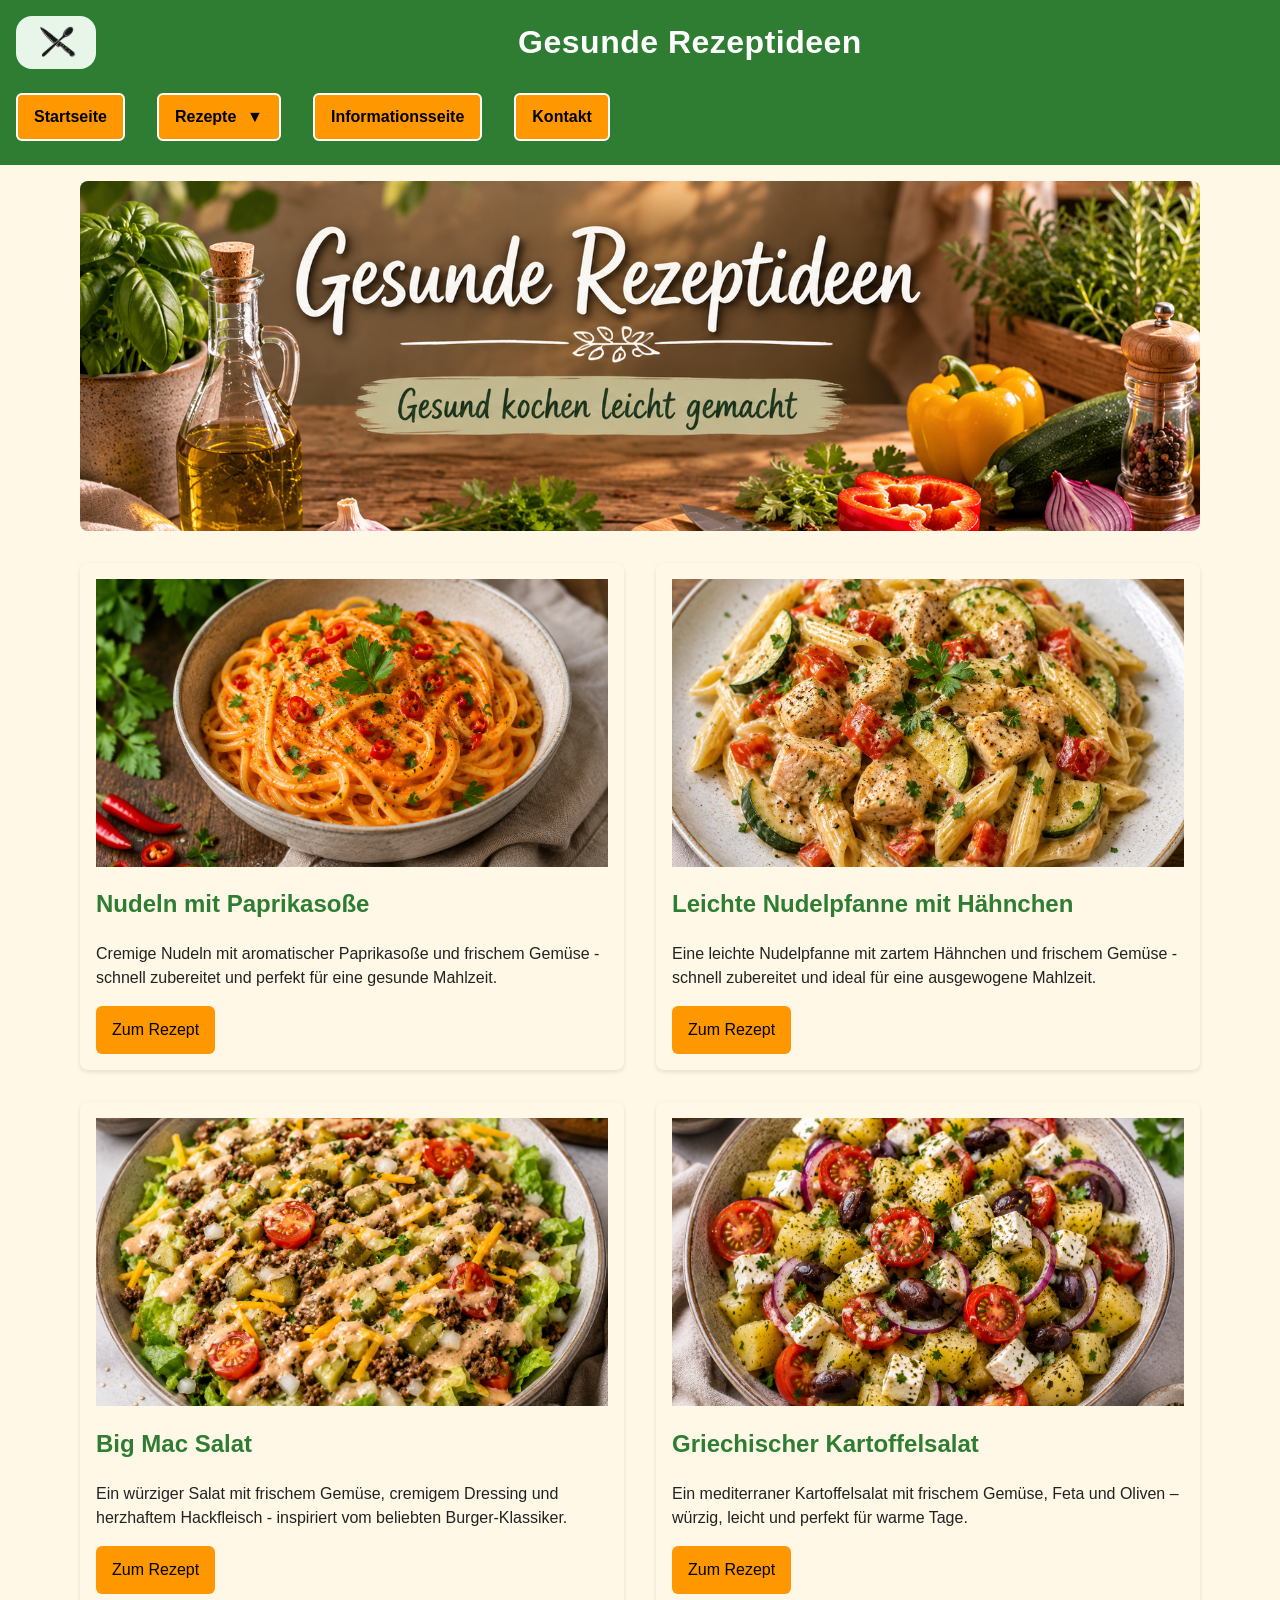
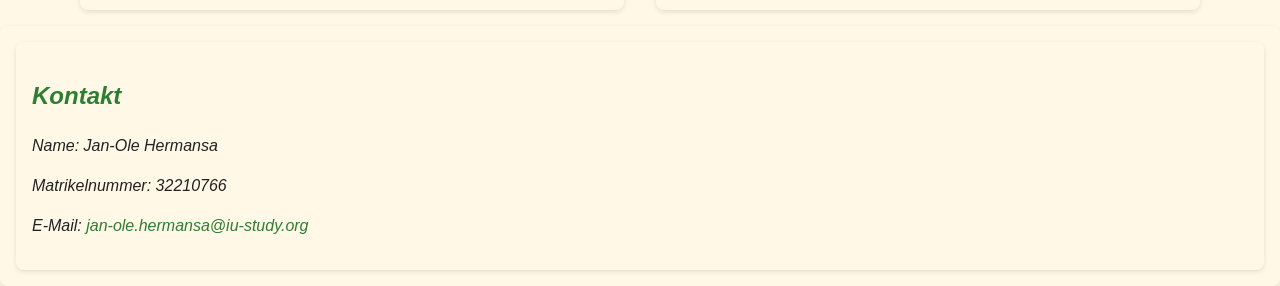
<file: index.html>
<!DOCTYPE html>
<html lang="de">

<head>
    <meta charset="UTF-8">
    <meta name="viewport" content="width=device-width, initial-scale=1.0">
    <title>Gesunde Rezeptideen</title>
    <link rel="stylesheet" href="css/styles.css">
    <script src="js/script.js" defer></script>
</head>

<body>
    <header>


    </header>

    <main>
        <section class="hero">
            <img src="images/hero-image.png" alt="Banner Gesunde Rezeptideen" width="100%">
        </section>

        <section id="rezeptkarten" class="recipe-grid">

            <article class="recipe-card">
                <img src="images/rezeptbild_1.png" alt="Bild zu Nudeln mit Paprikasoße">

                <div class="recipe-content">
                    <h2>Nudeln mit Paprikasoße</h2>

                    <p>
                        Cremige Nudeln mit aromatischer Paprikasoße und frischem Gemüse - schnell zubereitet und perfekt
                        für eine gesunde Mahlzeit.
                    </p>

                    <a href="Rezeptseiten/rezept_1.html" aria-label="Zum Rezept Nudeln mit Paprikasoße">
                        Zum Rezept
                    </a>
                </div>

            </article>

            <article class="recipe-card">
                <img src="images/rezeptbild_2.png" alt="Bild zu Leichte Nudelpfanne mit Hähnchen">
                <div class="recipe-content">
                    <h2>Leichte Nudelpfanne mit Hähnchen</h2>

                    <p>
                        Eine leichte Nudelpfanne mit zartem Hähnchen und frischem Gemüse - schnell zubereitet und ideal
                        für
                        eine ausgewogene Mahlzeit.
                    </p>

                    <a href="Rezeptseiten/rezept_2.html" aria-label="Zum Rezept Leichte Nudelpfanne mit Hähnchen">
                        Zum Rezept
                    </a>
                </div>
            </article>

            <article class="recipe-card">
                <img src="images/rezeptbild_3.png" alt="Bild zu Big Mac Salat">
                <div class="recipe-content">
                    <h2>Big Mac Salat</h2>

                    <p>
                        Ein würziger Salat mit frischem Gemüse, cremigem Dressing und herzhaftem Hackfleisch -
                        inspiriert
                        vom beliebten Burger-Klassiker.
                    </p>

                    <a href="Rezeptseiten/rezept_3.html" aria-label="Zum Rezept Big Mac Salat">
                        Zum Rezept
                    </a>
                </div>
            </article>

            <article class="recipe-card">
                <img src="images/rezeptbild_4.png" alt="Bild zu Griechischer Kartoffelsalat">
                <div class="recipe-content">
                    <h2>Griechischer Kartoffelsalat</h2>

                    <p>
                        Ein mediterraner Kartoffelsalat mit frischem Gemüse, Feta und Oliven – würzig, leicht und
                        perfekt
                        für warme Tage.
                    </p>

                    <a href="Rezeptseiten/rezept_4.html" aria-label="Zum Rezept Griechischer Kartoffelsalat">
                        Zum Rezept
                    </a>
                </div>
            </article>

        </section>
    </main>

    <footer>
    </footer>
</body>

</html>
</file>
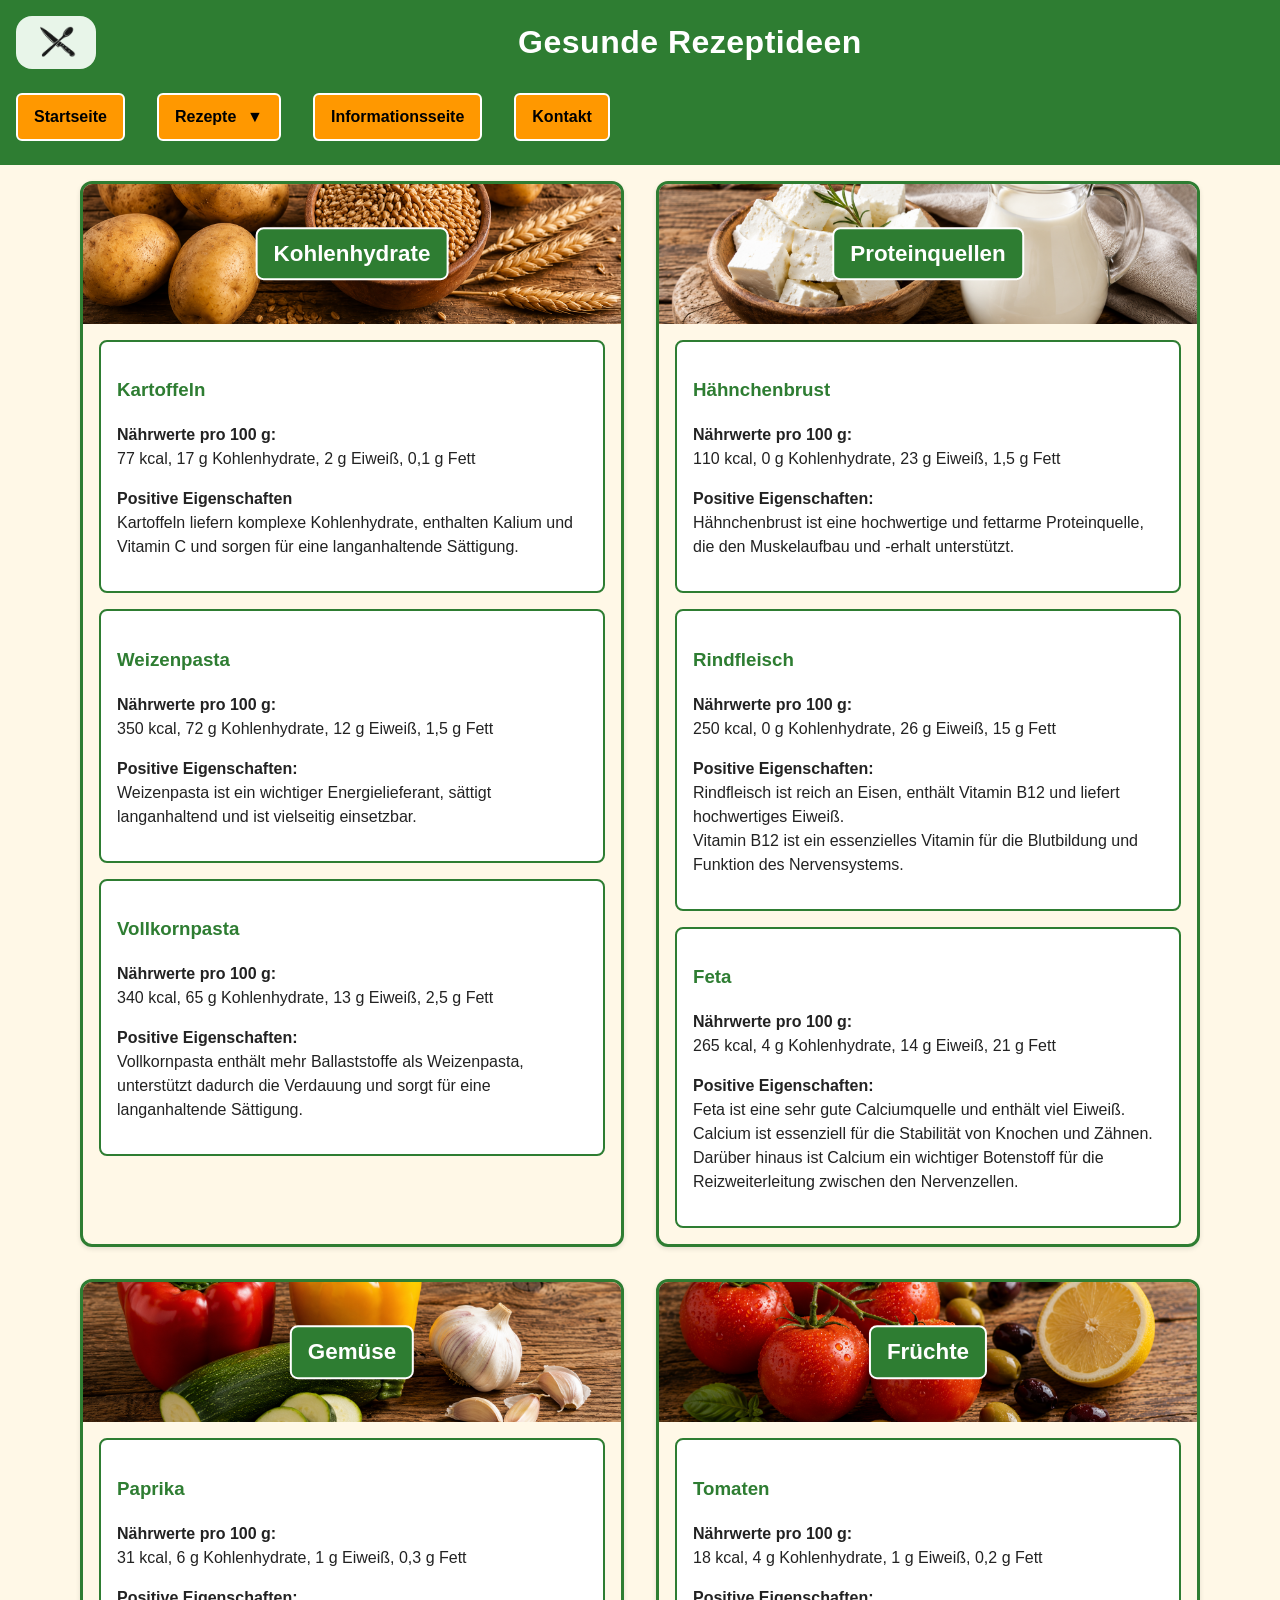
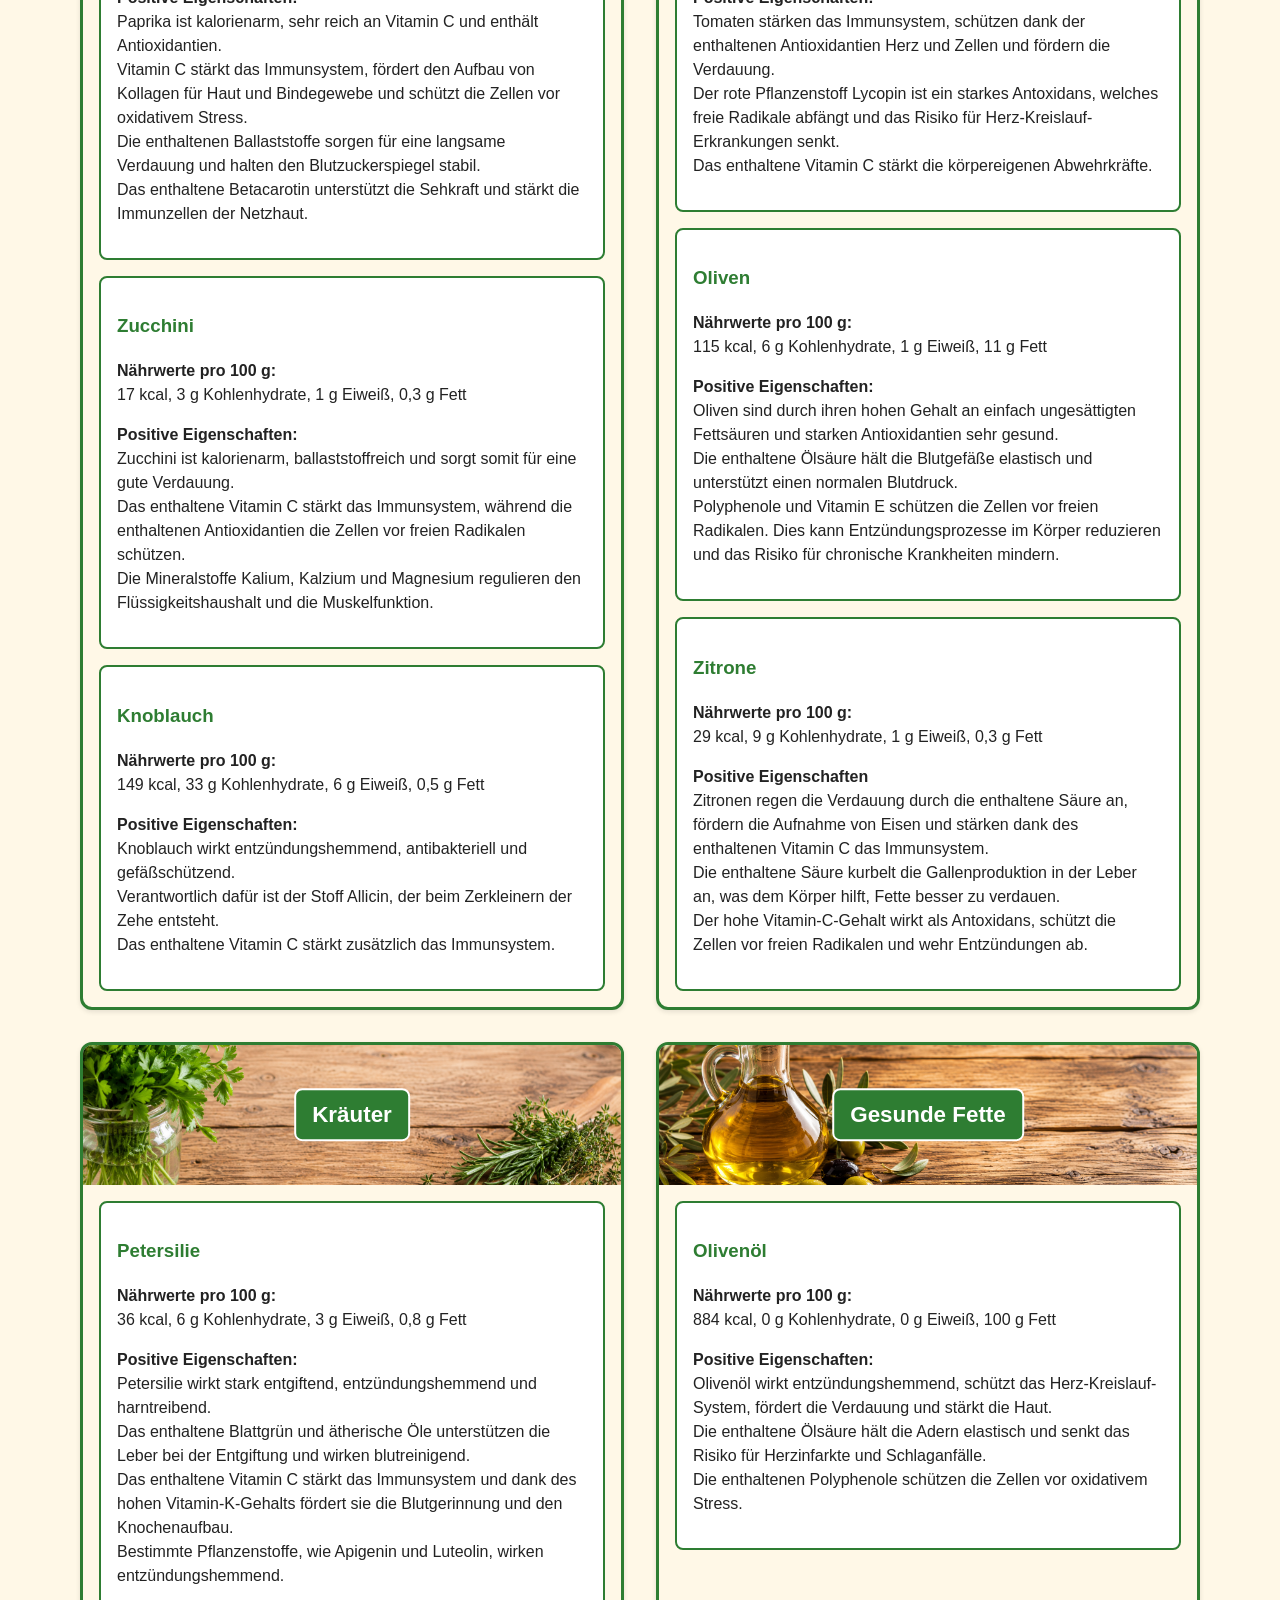
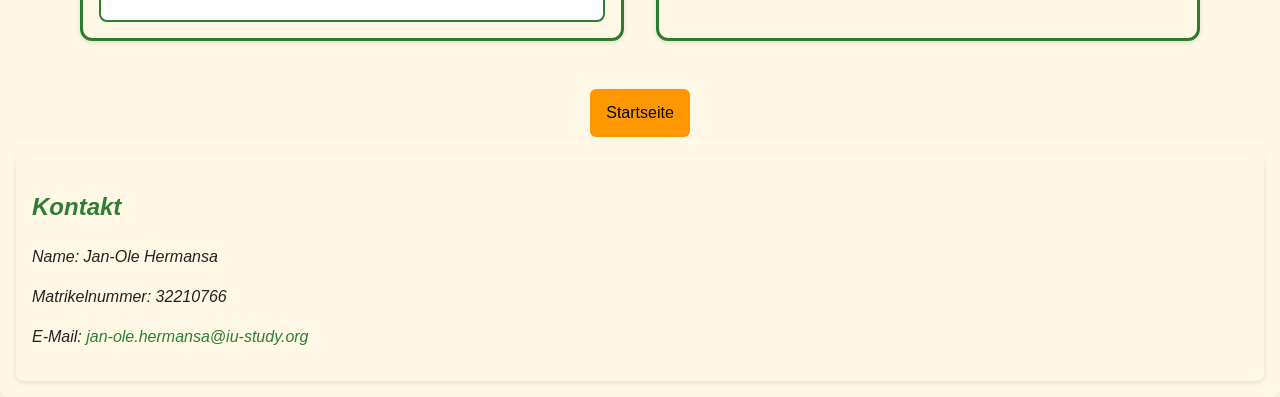
<file: info/info.html>
<!DOCTYPE html>
<html lang="de">

<head>
    <meta charset="UTF-8">
    <meta name="viewport" content="width=device-width, initial-scale=1.0">
    <title>Zutaten und Nährwerte - Gesunde Rezeptideen</title>
    <link rel="stylesheet" href="../css/styles.css">
    <script src="../js/script.js" defer></script>
</head>

<body>

    <header>

    </header>

    <main class="info-page">
        <section class="info-category carbohydrates">
            <div class="info-category-header">
                <img src="../images/kohlenhydrate-header.png" alt="Kartoffeln und Weizenkörner auf einem Holztisch">

                <h2>Kohlenhydrate</h2>

            </div>
            <div class="ingredient-list">

                <article class="ingredient-card">
                    <h3>Kartoffeln</h3>

                    <p>
                        <strong>Nährwerte pro 100 g:</strong><br>
                        77 kcal, 17 g Kohlenhydrate, 2 g Eiweiß, 0,1 g Fett
                    </p>

                    <p>
                        <strong>Positive Eigenschaften</strong><br>
                        Kartoffeln liefern komplexe Kohlenhydrate, enthalten Kalium und Vitamin C und sorgen für eine
                        langanhaltende Sättigung.
                    </p>
                </article>

                <article class="ingredient-card">
                    <h3>Weizenpasta</h3>

                    <p>
                        <strong>Nährwerte pro 100 g:</strong><br>
                        350 kcal, 72 g Kohlenhydrate, 12 g Eiweiß, 1,5 g Fett
                    </p>

                    <p>
                        <strong>Positive Eigenschaften:</strong><br>
                        Weizenpasta ist ein wichtiger Energielieferant, sättigt langanhaltend und ist vielseitig
                        einsetzbar.
                    </p>
                </article>

                <article class="ingredient-card">
                    <h3>Vollkornpasta</h3>

                    <p>
                        <strong>Nährwerte pro 100 g:</strong><br>
                        340 kcal, 65 g Kohlenhydrate, 13 g Eiweiß, 2,5 g Fett
                    </p>

                    <p>
                        <strong>Positive Eigenschaften:</strong><br>
                        Vollkornpasta enthält mehr Ballaststoffe als Weizenpasta, unterstützt dadurch die Verdauung und
                        sorgt für eine langanhaltende Sättigung.
                    </p>
                </article>
            </div>
        </section>

        <section class="info-category proteins">
            <div class="info-category-header">
                <img src="../images/protein-header.png" alt="Feta-Käse und Sahne in einer Karaffe auf einem Holztisch">

                <h2>Proteinquellen</h2>
            </div>

            <div class="ingredient-list">
                <article class="ingredient-card">
                    <h3>Hähnchenbrust</h3>

                    <p>
                        <strong>Nährwerte pro 100 g:</strong><br>
                        110 kcal, 0 g Kohlenhydrate, 23 g Eiweiß, 1,5 g Fett
                    </p>

                    <p>
                        <strong>Positive Eigenschaften:</strong><br>
                        Hähnchenbrust ist eine hochwertige und fettarme Proteinquelle, die den Muskelaufbau und -erhalt
                        unterstützt.
                    </p>
                </article>

                <article class="ingredient-card">
                    <h3>Rindfleisch</h3>

                    <p>
                        <strong>Nährwerte pro 100 g:</strong><br>
                        250 kcal, 0 g Kohlenhydrate, 26 g Eiweiß, 15 g Fett
                    </p>

                    <p>
                        <strong>Positive Eigenschaften:</strong><br>
                        Rindfleisch ist reich an Eisen, enthält Vitamin B12 und liefert hochwertiges Eiweiß. <br>
                        Vitamin B12 ist ein essenzielles Vitamin für die Blutbildung und Funktion des Nervensystems.
                    </p>
                </article>

                <article class="ingredient-card">
                    <h3>Feta</h3>

                    <p>
                        <strong>Nährwerte pro 100 g:</strong><br>
                        265 kcal, 4 g Kohlenhydrate, 14 g Eiweiß, 21 g Fett
                    </p>

                    <p>
                        <strong>Positive Eigenschaften:</strong><br>
                        Feta ist eine sehr gute Calciumquelle und enthält viel Eiweiß. Calcium ist essenziell für die
                        Stabilität von Knochen und Zähnen. <br>
                        Darüber hinaus ist Calcium ein wichtiger Botenstoff für die Reizweiterleitung zwischen den
                        Nervenzellen.
                    </p>
                </article>
            </div>
        </section>

        <section class="info-category vegetables">
            <div class="info-category-header">
                <img src="../images/gemuese-header.png" alt="Paprika, Zucchini und Knoblauch auf einem Holztisch">

                <h2>Gemüse</h2>
            </div>

            <div class="ingredient-list">
                <article class="ingredient-card">
                    <h3>Paprika</h3>

                    <p>
                        <strong>Nährwerte pro 100 g:</strong><br>
                        31 kcal, 6 g Kohlenhydrate, 1 g Eiweiß, 0,3 g Fett
                    </p>

                    <p>
                        <strong>Positive Eigenschaften:</strong><br>
                        Paprika ist kalorienarm, sehr reich an Vitamin C und enthält Antioxidantien. <br>
                        Vitamin C stärkt das Immunsystem, fördert den Aufbau von Kollagen für Haut und Bindegewebe und
                        schützt die Zellen vor oxidativem Stress. <br>
                        Die enthaltenen Ballaststoffe sorgen für eine langsame Verdauung und halten den
                        Blutzuckerspiegel
                        stabil. <br>
                        Das enthaltene Betacarotin unterstützt die Sehkraft und stärkt die Immunzellen der Netzhaut.
                    </p>
                </article>

                <article class="ingredient-card">
                    <h3>Zucchini</h3>

                    <p>
                        <strong>Nährwerte pro 100 g:</strong><br>
                        17 kcal, 3 g Kohlenhydrate, 1 g Eiweiß, 0,3 g Fett
                    </p>

                    <p>
                        <strong>Positive Eigenschaften:</strong><br>
                        Zucchini ist kalorienarm, ballaststoffreich und sorgt somit für eine gute Verdauung. <br>
                        Das enthaltene Vitamin C stärkt das Immunsystem, während die enthaltenen Antioxidantien die
                        Zellen
                        vor freien Radikalen schützen. <br>
                        Die Mineralstoffe Kalium, Kalzium und Magnesium regulieren den Flüssigkeitshaushalt und die
                        Muskelfunktion.
                    </p>
                </article>

                <article class="ingredient-card">
                    <h3>Knoblauch</h3>

                    <p>
                        <strong>Nährwerte pro 100 g:</strong><br>
                        149 kcal, 33 g Kohlenhydrate, 6 g Eiweiß, 0,5 g Fett
                    </p>

                    <p>
                        <strong>Positive Eigenschaften:</strong><br>
                        Knoblauch wirkt entzündungshemmend, antibakteriell und gefäßschützend. <br>
                        Verantwortlich dafür ist der Stoff Allicin, der beim Zerkleinern der Zehe entsteht. <br>
                        Das enthaltene Vitamin C stärkt zusätzlich das Immunsystem.
                    </p>
                </article>
            </div>
        </section>

        <section class="info-category fruits">
            <div class="info-category-header">
                <img src="../images/fruechte-header.png" alt="Tomaten, Oliven und Zitrone auf einem Holztisch">

                <h2>Früchte</h2>
            </div>

            <div class="ingredient-list">
                <article class="ingredient-card">
                    <h3>Tomaten</h3>

                    <p>
                        <strong>Nährwerte pro 100 g:</strong><br>
                        18 kcal, 4 g Kohlenhydrate, 1 g Eiweiß, 0,2 g Fett
                    </p>

                    <p>
                        <strong>Positive Eigenschaften:</strong><br>
                        Tomaten stärken das Immunsystem, schützen dank der enthaltenen Antioxidantien Herz und Zellen
                        und
                        fördern die Verdauung. <br>
                        Der rote Pflanzenstoff Lycopin ist ein starkes Antoxidans, welches freie Radikale abfängt und
                        das
                        Risiko für Herz-Kreislauf-Erkrankungen senkt. <br>
                        Das enthaltene Vitamin C stärkt die körpereigenen Abwehrkräfte.
                    </p>
                </article>

                <article class="ingredient-card">
                    <h3>Oliven</h3>

                    <p>
                        <strong>Nährwerte pro 100 g:</strong><br>
                        115 kcal, 6 g Kohlenhydrate, 1 g Eiweiß, 11 g Fett
                    </p>

                    <p>
                        <strong>Positive Eigenschaften:</strong><br>
                        Oliven sind durch ihren hohen Gehalt an einfach ungesättigten Fettsäuren und starken
                        Antioxidantien
                        sehr gesund. <br>
                        Die enthaltene Ölsäure hält die Blutgefäße elastisch und unterstützt einen normalen Blutdruck.
                        <br>
                        Polyphenole und Vitamin E schützen die Zellen vor freien Radikalen. Dies kann
                        Entzündungsprozesse im
                        Körper reduzieren und das Risiko für chronische Krankheiten mindern.
                    </p>
                </article>

                <article class="ingredient-card">
                    <h3>Zitrone</h3>

                    <p>
                        <strong>Nährwerte pro 100 g:</strong><br>
                        29 kcal, 9 g Kohlenhydrate, 1 g Eiweiß, 0,3 g Fett
                    </p>

                    <p>
                        <strong>Positive Eigenschaften</strong><br>
                        Zitronen regen die Verdauung durch die enthaltene Säure an, fördern die Aufnahme von Eisen und
                        stärken dank des enthaltenen Vitamin C das Immunsystem. <br>
                        Die enthaltene Säure kurbelt die Gallenproduktion in der Leber an, was dem Körper hilft, Fette
                        besser zu verdauen. <br>
                        Der hohe Vitamin-C-Gehalt wirkt als Antoxidans, schützt die Zellen vor freien Radikalen und wehr
                        Entzündungen ab.
                    </p>
                </article>
            </div>
        </section>

        <section class="info-category herbs">
            <div class="info-category-header">
                <img src="../images/kraeuter-header.png" alt="Petersilie, Rosmarin und Thymian auf einem Holztisch">

                <h2>Kräuter</h2>
            </div>

            <div class="ingredient-list">
                <article class="ingredient-card">
                    <h3>Petersilie</h3>

                    <p>
                        <strong>Nährwerte pro 100 g:</strong><br>
                        36 kcal, 6 g Kohlenhydrate, 3 g Eiweiß, 0,8 g Fett
                    </p>

                    <p>
                        <strong>Positive Eigenschaften:</strong><br>
                        Petersilie wirkt stark entgiftend, entzündungshemmend und harntreibend. <br>
                        Das enthaltene Blattgrün und ätherische Öle unterstützen die Leber bei der Entgiftung und wirken
                        blutreinigend. <br>
                        Das enthaltene Vitamin C stärkt das Immunsystem und dank des hohen Vitamin-K-Gehalts fördert sie
                        die
                        Blutgerinnung und den Knochenaufbau. <br>
                        Bestimmte Pflanzenstoffe, wie Apigenin und Luteolin, wirken entzündungshemmend.
                    </p>
                </article>
        </section>

        <section class="info-category healthy-fats">
            <div class="info-category-header">
                <img src="../images/gesunde_fette-header.png" alt="Olivenöl und Oliven auf einem Holztisch">

                <h2>Gesunde Fette</h2>
            </div>

            <div class="ingredient-list">
                <article class="ingredient-card">
                    <h3>Olivenöl</h3>

                    <p>
                        <strong>Nährwerte pro 100 g:</strong><br>
                        884 kcal, 0 g Kohlenhydrate, 0 g Eiweiß, 100 g Fett
                    </p>

                    <p>
                        <strong>Positive Eigenschaften:</strong><br>
                        Olivenöl wirkt entzündungshemmend, schützt das Herz-Kreislauf-System, fördert die Verdauung und
                        stärkt die Haut. <br>
                        Die enthaltene Ölsäure hält die Adern elastisch und senkt das Risiko für Herzinfarkte und
                        Schlaganfälle. <br>
                        Die enthaltenen Polyphenole schützen die Zellen vor oxidativem Stress.
                    </p>
                </article>
            </div>
        </section>
    </main>

    <nav class="info-navigation"><a href="../index.html">Startseite</a></nav>

    <footer>

    </footer>
</body>

</html>
</file>
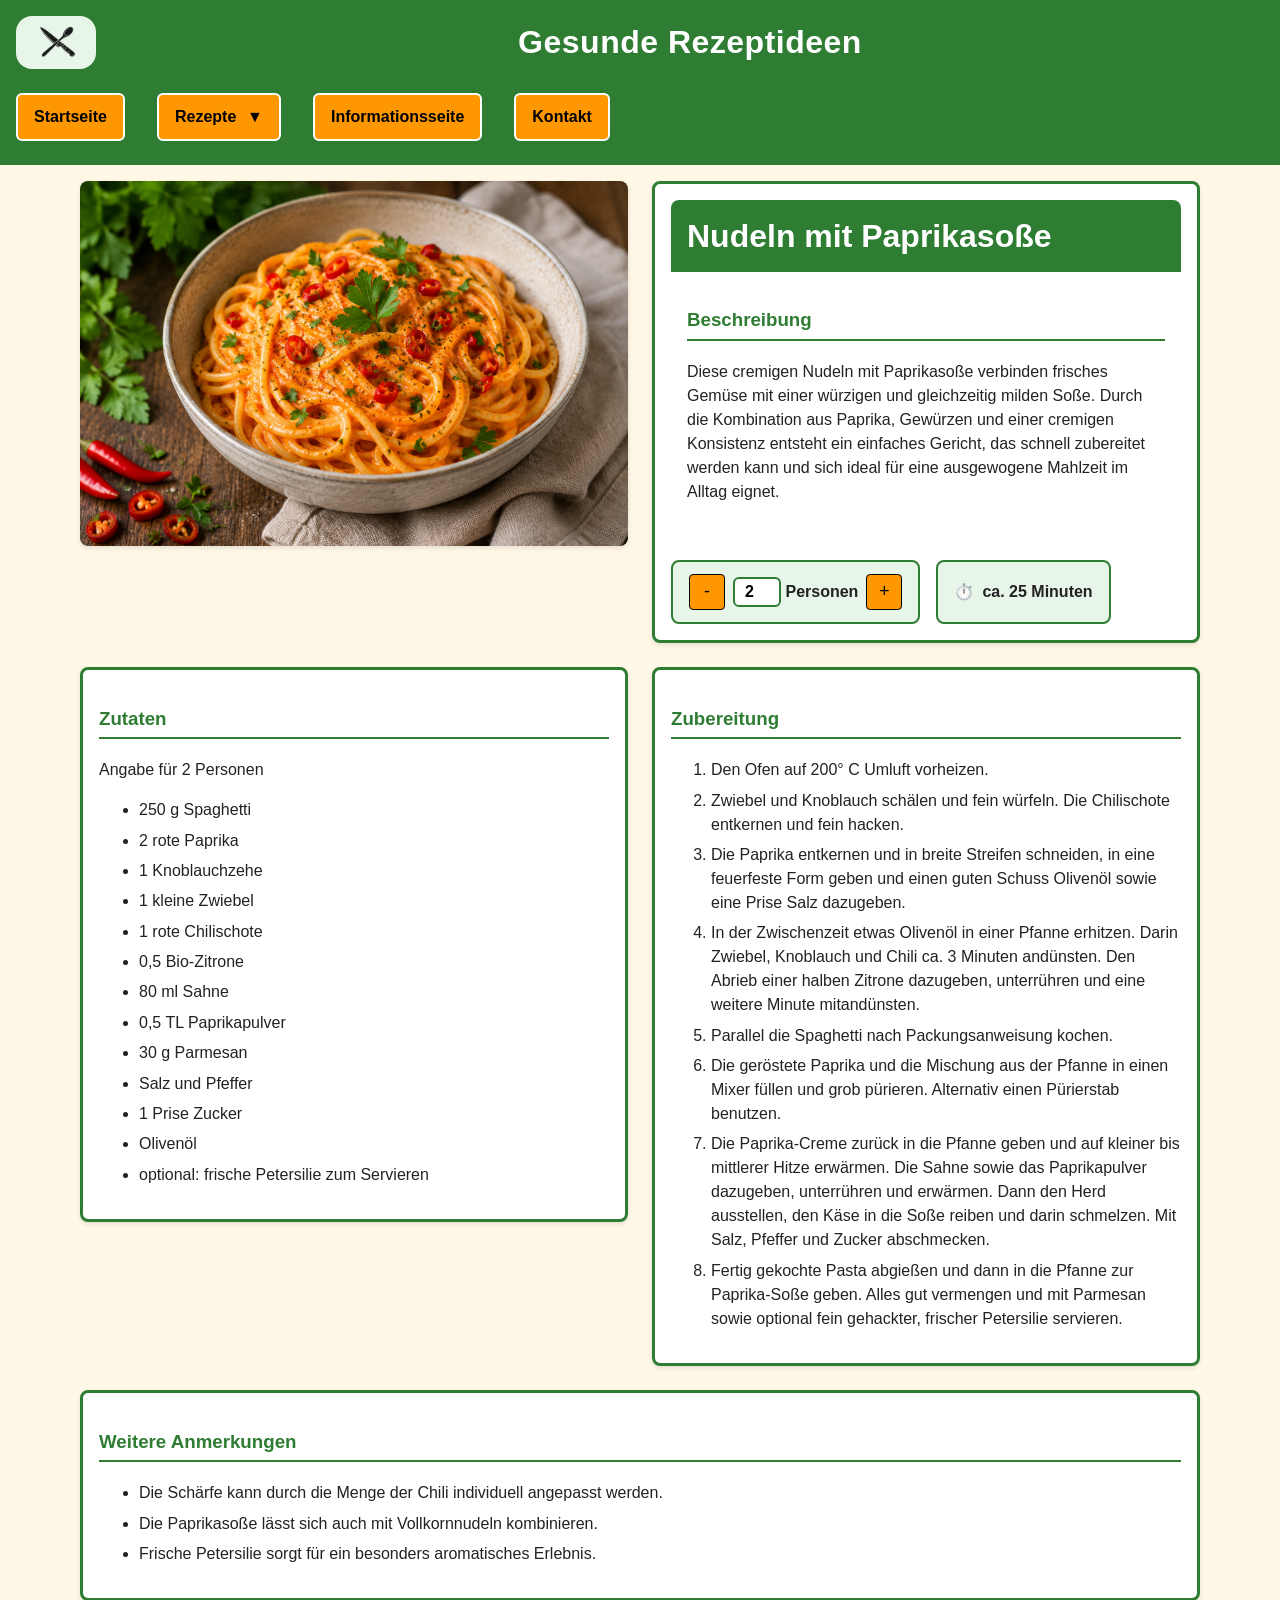
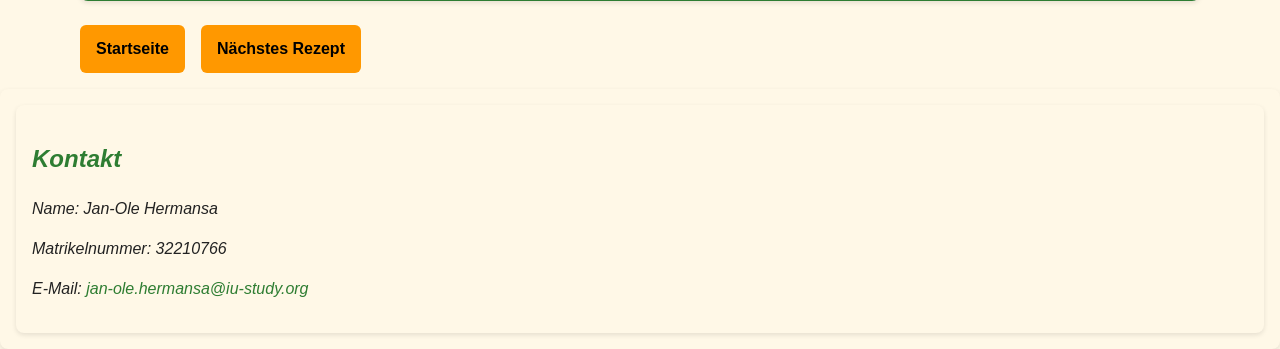
<file: Rezeptseiten/rezept_1.html>
<!DOCTYPE html>
<html lang="de">

<head>
    <meta charset="UTF-8">
    <meta name="viewport" content="width=device-width, initial-scale=1.0">
    <title>Nudeln mit Paprikasoße - Gesunde Rezeptideen</title>
    <link rel="stylesheet" href="../css/styles.css">
    <script src="../js/script.js" defer></script>

</head>

<body>
    <header>

    </header>

    <main class="recipe-page">
        <article class="recipe">
            <img class="recipe-image" src="../images/rezeptbild_1.png" alt="Nudeln mit Paprikasoße">

            <div class="recipe-info">
                <header class="recipe-header">
                    <h2>Nudeln mit Paprikasoße</h2>

                </header>


                <section class="recipe-description">
                    <h3>Beschreibung</h3>
                    <p>
                        Diese cremigen Nudeln mit Paprikasoße verbinden frisches Gemüse mit einer würzigen und
                        gleichzeitig
                        milden Soße.
                        Durch die Kombination aus Paprika, Gewürzen und einer cremigen Konsistenz entsteht ein einfaches
                        Gericht,
                        das schnell zubereitet werden kann und sich ideal für eine ausgewogene Mahlzeit im Alltag
                        eignet.
                    </p>
                </section>

                <div class="recipe-meta">
                    
                    <div class="portion-calculator">
                        <button 
                        class="portion-button decrease-portions"
                        type="button"
                        aria-label="Portionsanzahl verringern"
                        >
                            -
                        </button>
                        
                        <div class="portion-display">
                            <input 
                            id="portion-count"
                            type="number"
                            min="1"
                            max="12"
                            value="2">

                            <span>Personen</span>
                        </div>

                        <button
                        class="portion-button increase-portions"
                        type="button"
                        aria-label="Portionsanzahl erhöhen"
                        >
                            +
                        </button>
                    </div>
                    
                    <div class="meta-item">
                        ⏱️
                        <span>ca. 25 Minuten</span>
                    </div>
                </div>
            </div>

            <section class="recipe-ingredients">
                <h3>Zutaten</h3>
                <p>Angabe für 2 Personen</p>
                <ul>
                    <li>
                        <span class="ingredient-amount" data-base-amount="250">250</span>
                        g Spaghetti
                    </li>
                    <li>
                        <span class="ingredient-amount" data-base-amount="2">2</span>
                        rote Paprika
                    </li>
                    <li>
                        <span class="ingredient-amount" data-base-amount="1">1</span>
                        Knoblauchzehe
                    </li>
                    <li>
                        <span class="ingredient-amount" data-base-amount="1">1</span>
                        kleine Zwiebel
                    </li>
                    <li>
                        <span class="ingredient-amount" data-base-amount="1">1</span>
                        rote Chilischote
                    </li>
                    <li>
                        <span class="ingredient-amount" data-base-amount="0.5">1/2</span>
                        Bio-Zitrone
                    </li>
                    <li>
                        <span class="ingredient-amount" data-base-amount="80">80</span>
                        ml Sahne
                    </li>
                    <li>
                        <span class="ingredient-amount" data-base-amount="0.5">1/2</span>
                        TL Paprikapulver
                    </li>
                    <li>
                        <span class="ingredient-amount" data-base-amount="30">30</span>
                        g Parmesan
                    </li>
                    <li>Salz und Pfeffer</li>
                    <li>1 Prise Zucker</li>
                    <li>Olivenöl</li>
                    <li>optional: frische Petersilie zum Servieren</li>
                </ul>
            </section>

            <section class="recipe-instructions">
                <h3>Zubereitung</h3>
                <ol>
                    <li>Den Ofen auf 200° C Umluft vorheizen.</li>
                    <li>Zwiebel und Knoblauch schälen und fein würfeln. Die Chilischote entkernen und fein hacken.</li>
                    <li>Die Paprika entkernen und in breite Streifen schneiden, in eine feuerfeste Form geben und einen
                        guten Schuss Olivenöl sowie eine Prise Salz dazugeben.</li>
                    <li>In der Zwischenzeit etwas Olivenöl in einer Pfanne erhitzen. Darin Zwiebel, Knoblauch und Chili
                        ca. 3 Minuten andünsten. Den Abrieb einer halben Zitrone dazugeben, unterrühren und eine weitere
                        Minute mitandünsten. </li>
                    <li>Parallel die Spaghetti nach Packungsanweisung kochen.</li>
                    <li>Die geröstete Paprika und die Mischung aus der Pfanne in einen Mixer füllen und grob pürieren.
                        Alternativ einen Pürierstab benutzen.</li>
                    <li>Die Paprika-Creme zurück in die Pfanne geben und auf kleiner bis mittlerer Hitze erwärmen. Die
                        Sahne sowie das Paprikapulver dazugeben, unterrühren und erwärmen. Dann den Herd ausstellen, den
                        Käse in die Soße reiben und darin schmelzen. Mit Salz, Pfeffer und Zucker abschmecken.</li>
                    <li>Fertig gekochte Pasta abgießen und dann in die Pfanne zur Paprika-Soße geben. Alles gut
                        vermengen und mit Parmesan sowie optional fein gehackter, frischer Petersilie servieren.</li>
                </ol>
            </section>

            <section class="recipe-notes">
                <h3>Weitere Anmerkungen</h3>
                <ul>
                    <li>Die Schärfe kann durch die Menge der Chili individuell angepasst werden.</li>
                    <li>Die Paprikasoße lässt sich auch mit Vollkornnudeln kombinieren.</li>
                    <li>Frische Petersilie sorgt für ein besonders aromatisches Erlebnis.</li>
                </ul>
            </section>

            <nav class="recipe-navigation" aria-label="Rezeptnavigation">
                <a href="../index.html">Startseite</a>
                <a href="rezept_2.html">Nächstes Rezept</a>
            </nav>

        </article>


    </main>

    <footer>

    </footer>
</body>

</html>
</file>
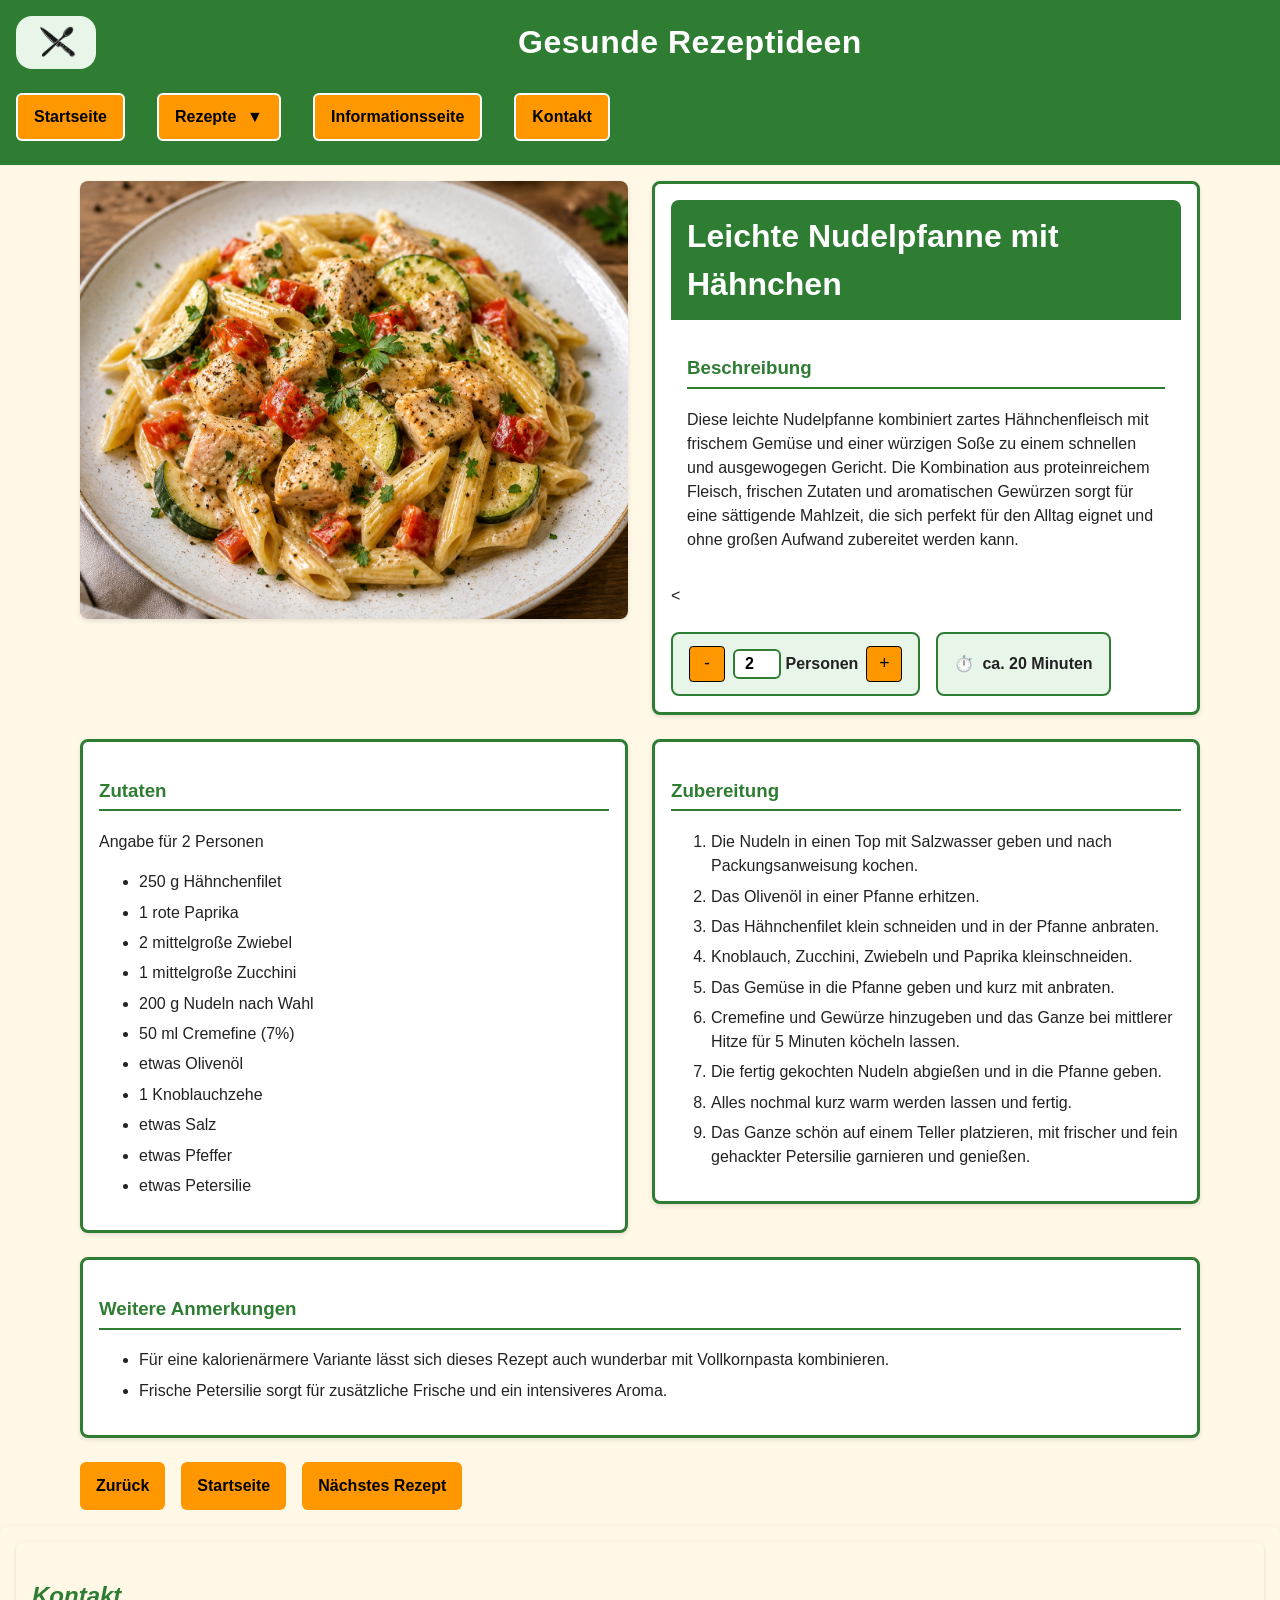
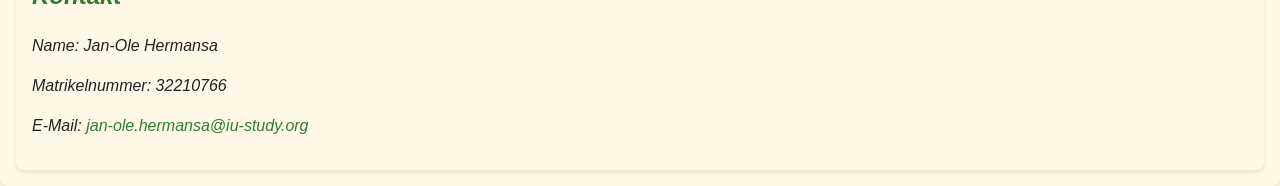
<file: Rezeptseiten/rezept_2.html>
<!DOCTYPE html>
<html lang="de">

<head>
    <meta charset="UTF-8">
    <meta name="viewport" content="width=device-width, initial-scale=1.0">
    <title>Leichte Nudelpfanne mit Hähnchen - Gesunde Rezeptideen</title>
    <link rel="stylesheet" href="../css/styles.css">
    <script src="../js/script.js" defer></script>
</head>

<body>
    <header>

    </header>

    <main class="recipe-page">
        <article class="recipe">
            <img class="recipe-image" src="../images/rezeptbild_2.png" alt="Leichte Nudelpfanne mit Hähnchen">

            <div class="recipe-info">
                <header class="recipe-header">
                    <h2>Leichte Nudelpfanne mit Hähnchen</h2>
                </header>

                <section class="recipe-description">
                    <h3>Beschreibung</h3>
                    <p>
                        Diese leichte Nudelpfanne kombiniert zartes Hähnchenfleisch mit frischem Gemüse und einer
                        würzigen Soße zu einem schnellen und ausgewogegen Gericht.
                        Die Kombination aus proteinreichem Fleisch, frischen Zutaten und aromatischen Gewürzen sorgt für
                        eine sättigende Mahlzeit,
                        die sich perfekt für den Alltag eignet und ohne großen Aufwand zubereitet werden kann.
                    </p>
                </section>

                <<div class="recipe-meta">
                    
                    <div class="portion-calculator">
                        <button 
                        class="portion-button decrease-portions"
                        type="button"
                        aria-label="Portionsanzahl verringern"
                        >
                            -
                        </button>
                        
                        <div class="portion-display">
                            <input 
                            id="portion-count"
                            type="number"
                            min="1"
                            max="12"
                            value="2">

                            <span>Personen</span>
                        </div>

                        <button
                        class="portion-button increase-portions"
                        type="button"
                        aria-label="Portionsanzahl erhöhen"
                        >
                            +
                        </button>
                    </div>
                    
                    <div class="meta-item">
                        ⏱️
                        <span>ca. 20 Minuten</span>
                    </div>
                </div>
                
            </div>

            <section class="recipe-ingredients">
                <h3>Zutaten</h3>
                <p>Angabe für 2 Personen</p>
                <ul>
                    <li>
                        <span class="ingredient-amount" data-base-amount="250">250</span>
                        g Hähnchenfilet
                    </li>
                    <li>
                        <span class="ingredient-amount" data-base-amount="1">1</span>
                        rote Paprika
                    </li>
                    <li>
                        <span class="ingredient-amount" data-base-amount="2">2</span>
                        mittelgroße Zwiebel
                    </li>
                    <li>
                        <span class="ingredient-amount" data-base-amount="1">1</span>
                        mittelgroße Zucchini
                    </li>
                    <li>
                        <span class="ingredient-amount" data-base-amount="200">200</span>
                        g Nudeln nach Wahl
                    </li>
                    <li>
                        <span class="ingredient-amount" data-base-amount="50">50</span>
                        ml Cremefine (7%)
                    </li>
                    <li>etwas Olivenöl</li>
                    <li>
                        <span class="ingredient-amount" data-base-amount="1">1</span>
                        Knoblauchzehe
                    </li>
                    <li>etwas Salz</li>
                    <li>etwas Pfeffer</li>
                    <li>etwas Petersilie</li>
                </ul>
            </section>

            <section class="recipe-instructions">
                <h3>Zubereitung</h3>
                <ol>
                    <li>Die Nudeln in einen Top mit Salzwasser geben und nach Packungsanweisung kochen.</li>
                    <li>Das Olivenöl in einer Pfanne erhitzen.</li>
                    <li>Das Hähnchenfilet klein schneiden und in der Pfanne anbraten.</li>
                    <li>Knoblauch, Zucchini, Zwiebeln und Paprika kleinschneiden.</li>
                    <li>Das Gemüse in die Pfanne geben und kurz mit anbraten.</li>
                    <li>Cremefine und Gewürze hinzugeben und das Ganze bei mittlerer Hitze für 5 Minuten köcheln lassen.
                    </li>
                    <li>Die fertig gekochten Nudeln abgießen und in die Pfanne geben.</li>
                    <li>Alles nochmal kurz warm werden lassen und fertig.</li>
                    <li>Das Ganze schön auf einem Teller platzieren, mit frischer und fein gehackter Petersilie
                        garnieren und genießen.</li>
                </ol>
            </section>

            <section class="recipe-notes">
                <h3>Weitere Anmerkungen</h3>
                <ul>
                    <li>Für eine kalorienärmere Variante lässt sich dieses Rezept auch wunderbar mit Vollkornpasta
                        kombinieren.</li>
                    <li>Frische Petersilie sorgt für zusätzliche Frische und ein intensiveres Aroma.</li>
                </ul>
            </section>

            <nav class="recipe-navigation" aria-label="Rezeptnavigation">
                <a href="rezept_1.html">Zurück</a>
                <a href="../index.html">Startseite</a>
                <a href="rezept_3.html">Nächstes Rezept</a>
            </nav>

        </article>
    </main>

    <footer>

    </footer>
</body>

</html>
</file>
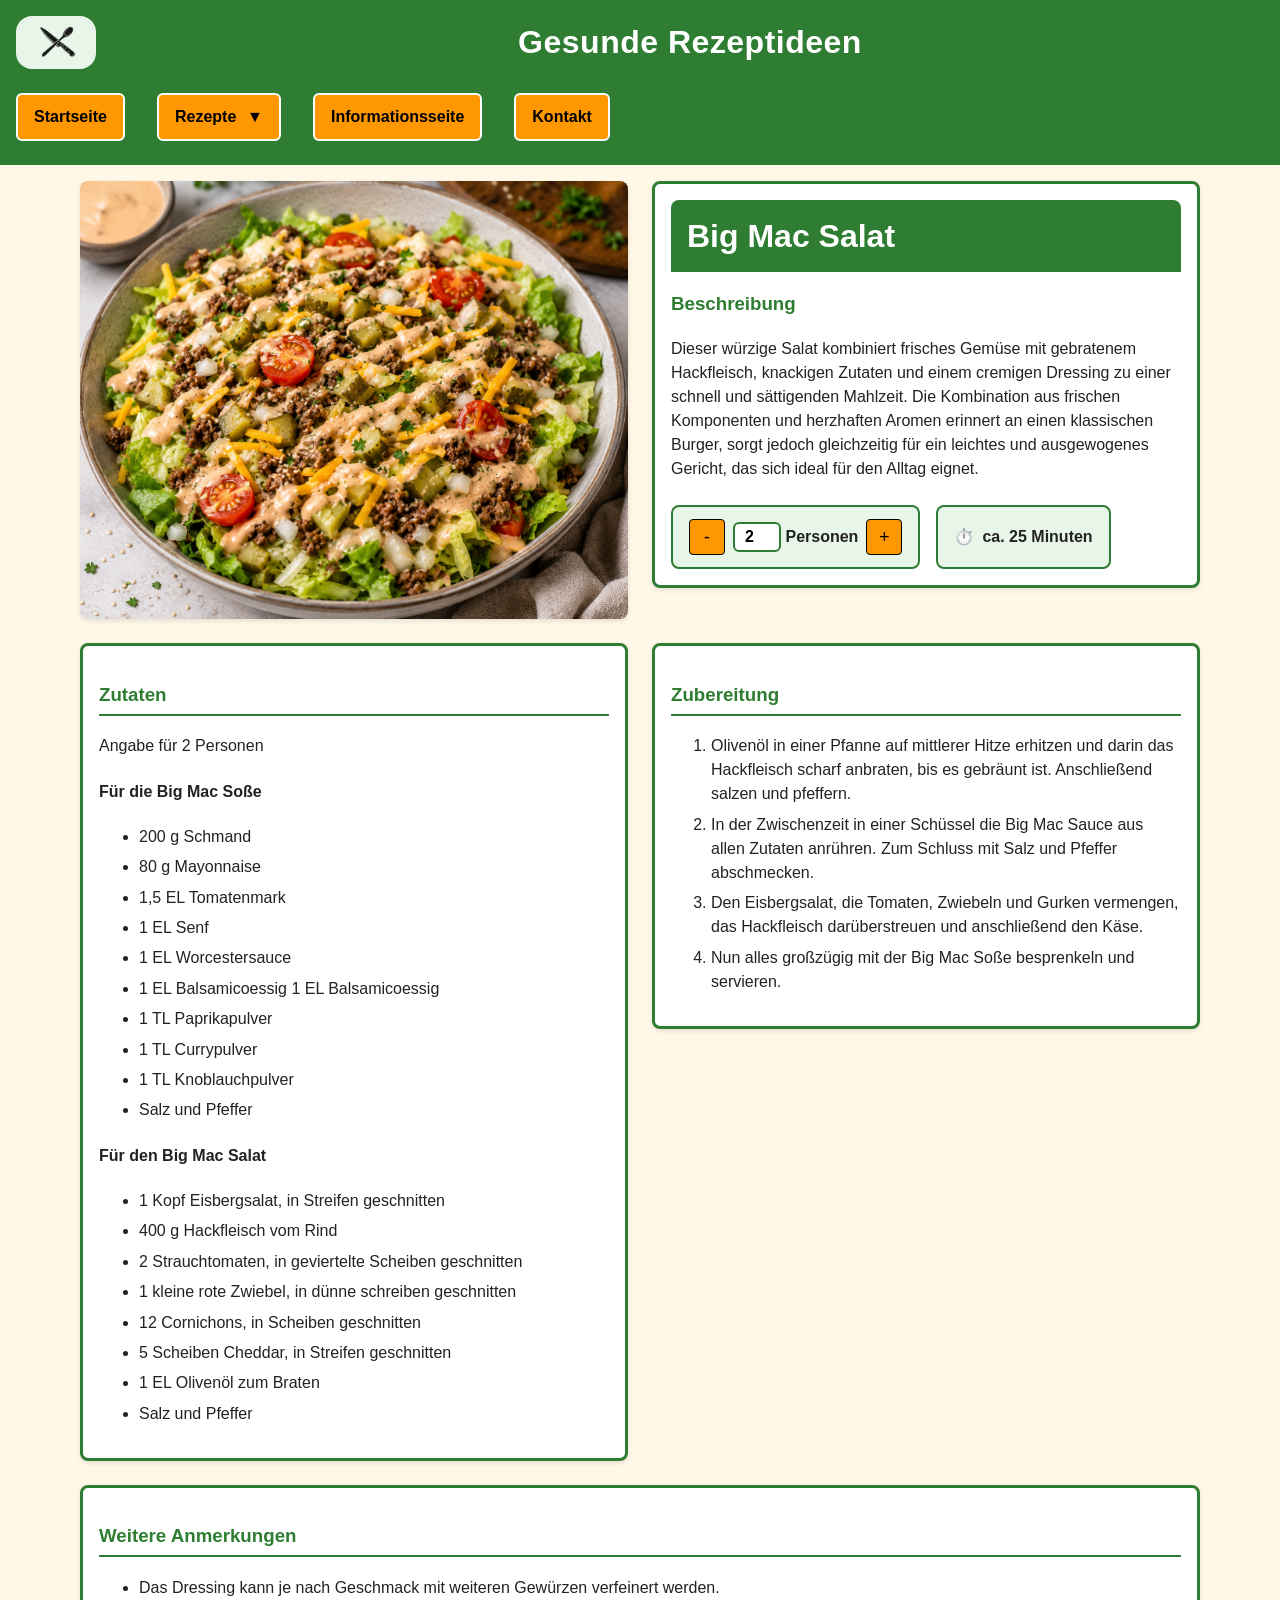
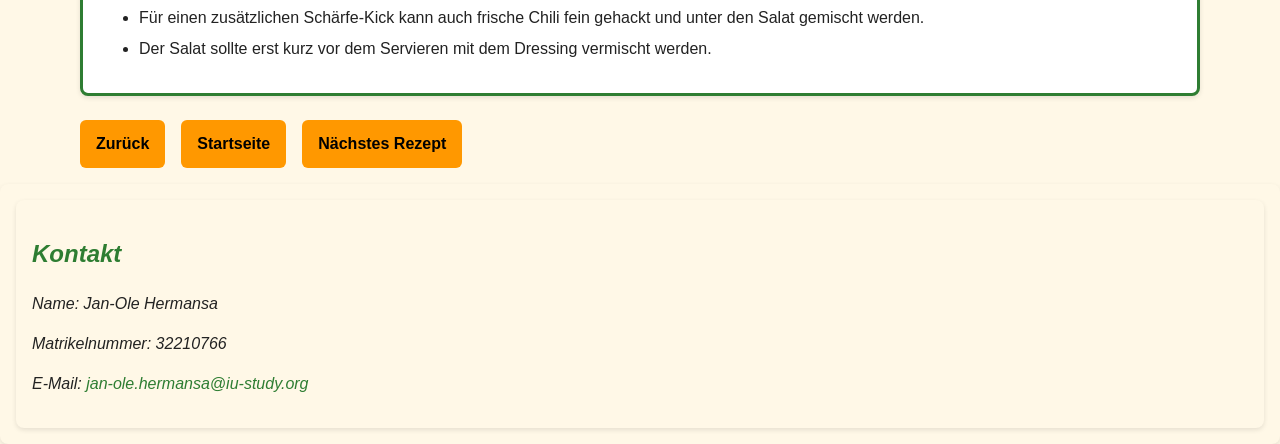
<file: Rezeptseiten/rezept_3.html>
<!DOCTYPE html>
<html lang="de">

<head>
    <meta charset="UTF-8">
    <meta name="viewport" content="width=device-width, initial-scale=1.0">
    <title>Big Mac Salat - Gesunde Rezeptideen</title>
    <link rel="stylesheet" href="../css/styles.css">
    <script src="../js/script.js" defer></script>
</head>

<body>
    <header>

    </header>

    <main class="recipe-page">
        <article class="recipe">
            <img class="recipe-image" src="../images/rezeptbild_3.png" alt="Big Mac Salat">

            <div class="recipe-info">
                <header class="recipe-header">
                    <h2>Big Mac Salat</h2>
                </header>

                <section>
                    <h3>Beschreibung</h3>
                    <p>
                        Dieser würzige Salat kombiniert frisches Gemüse mit gebratenem Hackfleisch, knackigen Zutaten
                        und einem cremigen Dressing zu einer schnell und sättigenden Mahlzeit.
                        Die Kombination aus frischen Komponenten und herzhaften Aromen erinnert an einen klassischen
                        Burger, sorgt jedoch gleichzeitig für ein leichtes
                        und ausgewogenes Gericht, das sich ideal für den Alltag eignet.
                    </p>
                </section>

                <div class="recipe-meta">
                    
                    <div class="portion-calculator">
                        <button 
                        class="portion-button decrease-portions"
                        type="button"
                        aria-label="Portionsanzahl verringern"
                        >
                            -
                        </button>
                        
                        <div class="portion-display">
                            <input 
                            id="portion-count"
                            type="number"
                            min="1"
                            max="12"
                            value="2">

                            <span>Personen</span>
                        </div>

                        <button
                        class="portion-button increase-portions"
                        type="button"
                        aria-label="Portionsanzahl erhöhen"
                        >
                            +
                        </button>
                    </div>
                    
                    <div class="meta-item">
                        ⏱️
                        <span>ca. 25 Minuten</span>
                    </div>
                </div>
            </div>

            <section class="recipe-ingredients">
                <h3>Zutaten</h3>
                <p>Angabe für 2 Personen</p>
                <h4>Für die Big Mac Soße </h4>
                <ul>
                    <li>
                        <span class="ingredient-amount" data-base-amount="200">200</span>
                        g Schmand
                    </li>
                    <li>
                        <span class="ingredient-amount" data-base-amount="80">80</span>
                        g Mayonnaise
                    </li>
                    <li>
                        <span class="ingredient-amount" data-base-amount="1.5">1,5</span>
                        EL Tomatenmark
                    </li>
                    <li>
                        <span class="ingredient-amount" data-base-amount="1">1</span>
                        EL Senf
                    </li>
                    <li>
                        <span class="ingredient-amount" data-base-amount="1">1</span>
                        EL Worcestersauce
                    </li>
                    <li>1 EL Balsamicoessig
                        <span class="ingredient-amount" data-base-amount="1">1</span>
                        EL Balsamicoessig
                    </li>
                    <li>
                        <span class="ingredient-amount" data-base-amount="1">1</span>
                        TL Paprikapulver
                    </li>
                    <li>
                        <span class="ingredient-amount" data-base-amount="1">1</span>
                        TL Currypulver
                    </li>
                    <li>
                        <span class="ingredient-amount" data-base-amount="1">1</span>
                        TL Knoblauchpulver
                    </li>
                    <li>Salz und Pfeffer</li>
                </ul>
                <h4>Für den Big Mac Salat</h4>
                <ul>
                    <li>
                        <span class="ingredient-amount" data-base-amount="1">1</span>
                        Kopf Eisbergsalat, in Streifen geschnitten
                    </li>
                    <li>
                        <span class="ingredient-amount" data-base-amount="400">400</span>
                        g Hackfleisch vom Rind
                    </li>
                    <li>
                        <span class="ingredient-amount" data-base-amount="2">2</span>
                        Strauchtomaten, in geviertelte Scheiben geschnitten
                    </li>
                    <li>
                        <span class="ingredient-amount" data-base-amount="1">1</span>
                        kleine rote Zwiebel, in dünne schreiben geschnitten
                    </li>
                    <li>
                        <span class="ingredient-amount" data-base-amount="12">12</span>
                        Cornichons, in Scheiben geschnitten
                    </li>
                    <li>
                        <span class="ingredient-amount" data-base-amount="5">5</span>
                        Scheiben Cheddar, in Streifen geschnitten
                    </li>
                    <li>
                        <span class="ingredient-amount" data-base-amount="1">1</span>
                        EL Olivenöl zum Braten
                    </li>
                    <li>Salz und Pfeffer</li>
                </ul>
            </section>

            <section class="recipe-instructions">
                <h3>Zubereitung</h3>
                <ol>
                    <li>Olivenöl in einer Pfanne auf mittlerer Hitze erhitzen und darin das Hackfleisch scharf anbraten,
                        bis es gebräunt ist. Anschließend salzen und pfeffern.</li>
                    <li>In der Zwischenzeit in einer Schüssel die Big Mac Sauce aus allen Zutaten anrühren. Zum Schluss
                        mit Salz und Pfeffer abschmecken.</li>
                    <li>Den Eisbergsalat, die Tomaten, Zwiebeln und Gurken vermengen, das Hackfleisch darüberstreuen und
                        anschließend den Käse.</li>
                    <li>Nun alles großzügig mit der Big Mac Soße besprenkeln und servieren.</li>
                </ol>
            </section>

            <section class="recipe-notes">
                <h3>Weitere Anmerkungen</h3>
                <ul>
                    <li>Das Dressing kann je nach Geschmack mit weiteren Gewürzen verfeinert werden.</li>
                    <li>Für einen zusätzlichen Schärfe-Kick kann auch frische Chili fein gehackt und unter den Salat
                        gemischt werden.</li>
                    <li>Der Salat sollte erst kurz vor dem Servieren mit dem Dressing vermischt werden.</li>
                </ul>
            </section>

            <nav class="recipe-navigation" aria-label="Rezeptnavigation">
                <a href="rezept_2.html">Zurück</a>
                <a href="../index.html">Startseite</a>
                <a href="rezept_4.html">Nächstes Rezept</a>
            </nav>

        </article>
    </main>

    <footer>

    </footer>
</body>

</html>
</file>
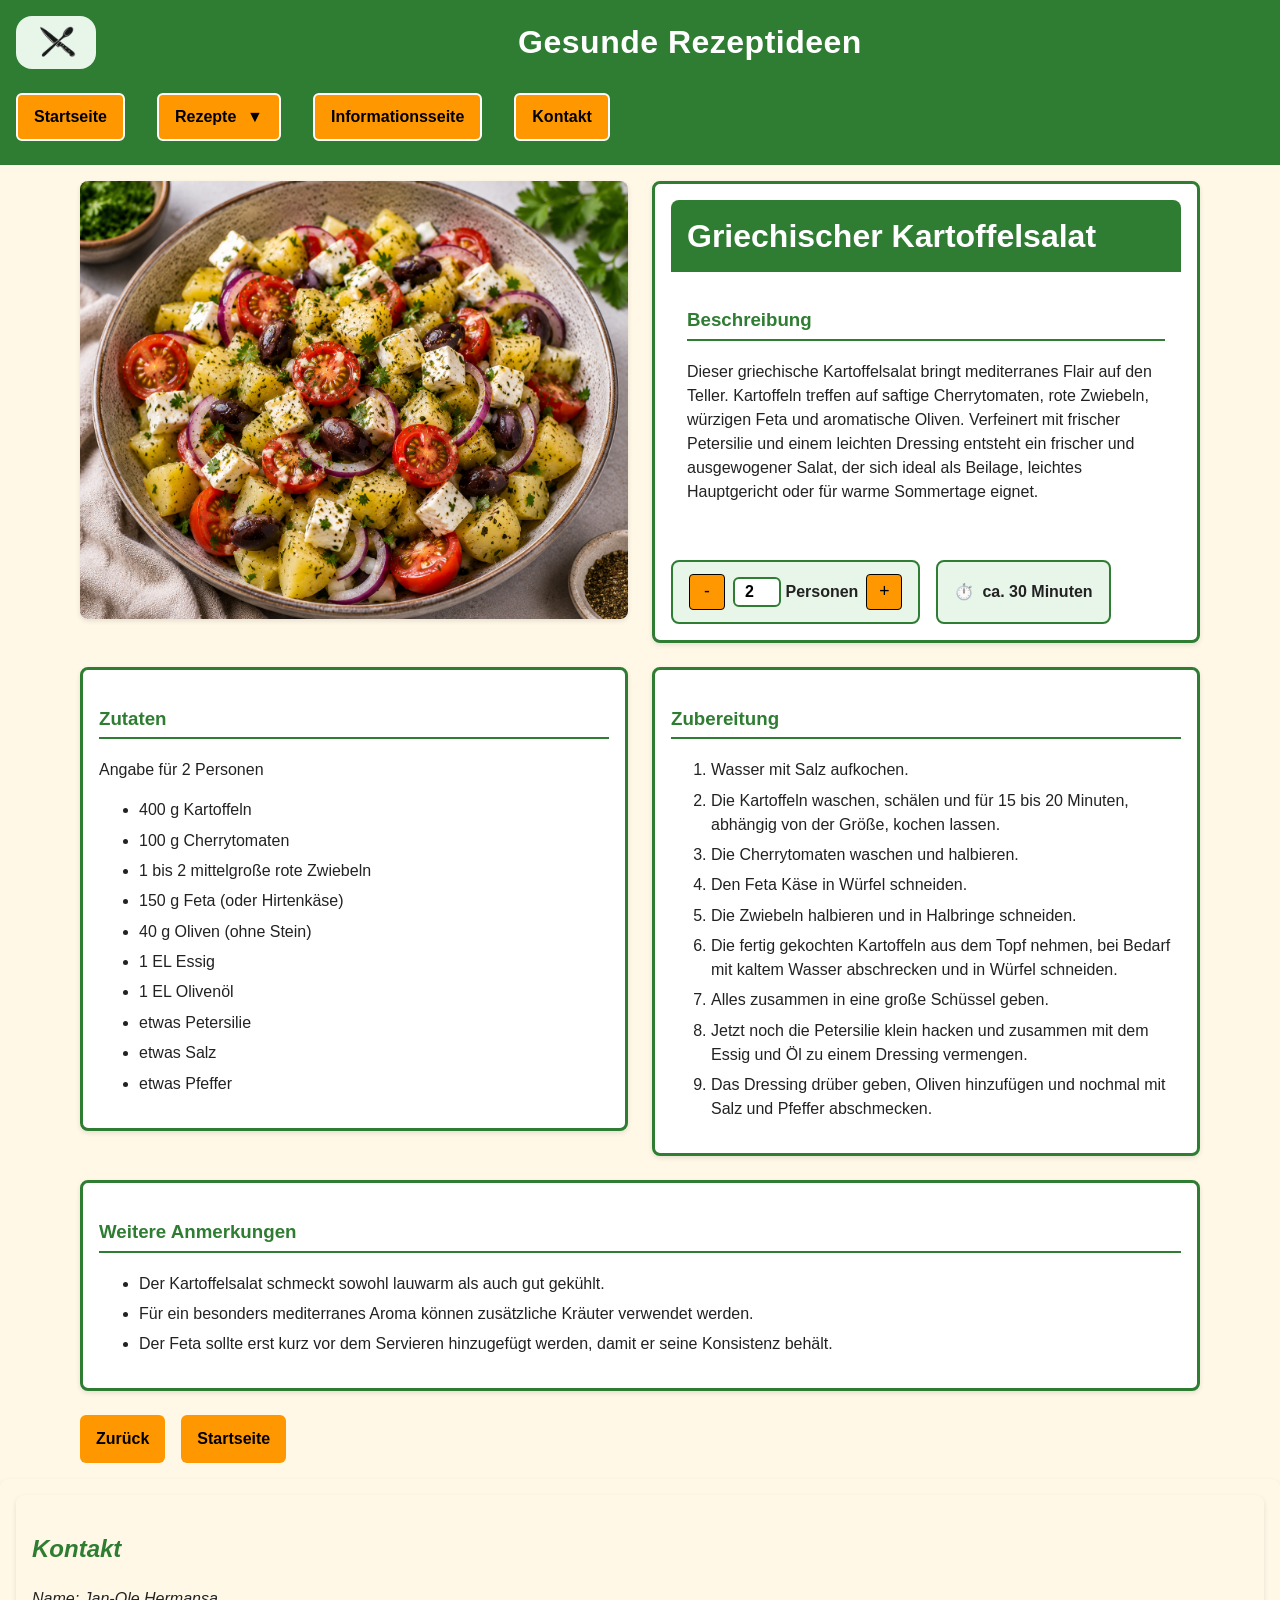
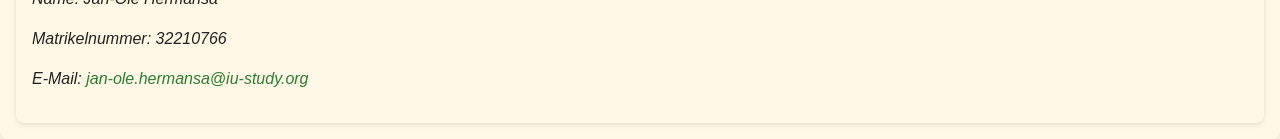
<file: Rezeptseiten/rezept_4.html>
<!DOCTYPE html>
<html lang="de">

<head>
    <meta charset="UTF-8">
    <meta name="viewport" content="width=device-width, initial-scale=1.0">
    <title>Griechischer Kartoffelsalat - Gesunde Rezeptideen</title>
    <link rel="stylesheet" href="../css/styles.css">
    <script src="../js/script.js" defer></script>
</head>

<body>
    <header>

    </header>

    <main class="recipe-page">
        <article class="recipe">
            <img class="recipe-image" src="../images/rezeptbild_4.png" alt="Griechischer Kartoffelsalat">

            <div class="recipe-info">
                <header class="recipe-header">
                    <h2>Griechischer Kartoffelsalat</h2>
                </header>

                <section class="recipe-description">
                    <h3>Beschreibung</h3>
                    <p>
                        Dieser griechische Kartoffelsalat bringt mediterranes Flair auf den Teller.
                        Kartoffeln treffen auf saftige Cherrytomaten, rote Zwiebeln, würzigen Feta und aromatische
                        Oliven.
                        Verfeinert mit frischer Petersilie und einem leichten Dressing entsteht ein frischer und
                        ausgewogener Salat,
                        der sich ideal als Beilage, leichtes Hauptgericht oder für warme Sommertage eignet.
                    </p>
                </section>
                
                <div class="recipe-meta">
                    
                    <div class="portion-calculator">
                        <button 
                        class="portion-button decrease-portions"
                        type="button"
                        aria-label="Portionsanzahl verringern"
                        >
                            -
                        </button>
                        
                        <div class="portion-display">
                            <input 
                            id="portion-count"
                            type="number"
                            min="1"
                            max="12"
                            value="2">

                            <span>Personen</span>
                        </div>

                        <button
                        class="portion-button increase-portions"
                        type="button"
                        aria-label="Portionsanzahl erhöhen"
                        >
                            +
                        </button>
                    </div>
                    
                    <div class="meta-item">
                        ⏱️
                        <span>ca. 30 Minuten</span>
                    </div>
                </div>
            </div>

            <section class="recipe-ingredients">
                <h3>Zutaten</h3>
                <p>Angabe für 2 Personen</p>
                <ul>
                    <li>
                        <span class="ingredient-amount" data-base-amount="400">400</span>
                        g Kartoffeln
                    </li>
                    <li>
                        <span class="ingredient-amount" data-base-amount="100">100</span>
                        g Cherrytomaten
                    </li>
                    <li>1 bis 2 mittelgroße rote Zwiebeln</li>
                    <li>
                        <span class="ingredient-amount" data-base-amount="150">150</span>
                        g Feta (oder Hirtenkäse)
                    </li>
                    <li>
                        <span class="ingredient-amount" data-base-amount="40">40</span>
                        g Oliven (ohne Stein)
                    </li>
                    <li> 
                        <span class="ingredient-amount" data-base-amount="1">1</span>
                        EL Essig
                    </li>
                    <li>
                        <span class="ingredient-amount" data-base-amount="1">1</span>
                        EL Olivenöl
                    </li>
                    <li>etwas Petersilie</li>
                    <li>etwas Salz</li>
                    <li>etwas Pfeffer</li>
                </ul>
            </section>

            <section class="recipe-instructions">
                <h3>Zubereitung</h3>
                <ol>
                    <li>Wasser mit Salz aufkochen.</li>
                    <li>Die Kartoffeln waschen, schälen und für 15 bis 20 Minuten, abhängig von der Größe, kochen
                        lassen.</li>
                    <li>Die Cherrytomaten waschen und halbieren.</li>
                    <li>Den Feta Käse in Würfel schneiden.</li>
                    <li>Die Zwiebeln halbieren und in Halbringe schneiden.</li>
                    <li>Die fertig gekochten Kartoffeln aus dem Topf nehmen, bei Bedarf mit kaltem Wasser abschrecken
                        und in Würfel schneiden.</li>
                    <li>Alles zusammen in eine große Schüssel geben.</li>
                    <li>Jetzt noch die Petersilie klein hacken und zusammen mit dem Essig und Öl zu einem Dressing
                        vermengen.</li>
                    <li>Das Dressing drüber geben, Oliven hinzufügen und nochmal mit Salz und Pfeffer abschmecken.</li>
                </ol>
            </section>

            <section class="recipe-notes">
                <h3>Weitere Anmerkungen</h3>
                <ul>
                    <li>Der Kartoffelsalat schmeckt sowohl lauwarm als auch gut gekühlt.</li>
                    <li>Für ein besonders mediterranes Aroma können zusätzliche Kräuter verwendet werden.</li>
                    <li>Der Feta sollte erst kurz vor dem Servieren hinzugefügt werden, damit er seine Konsistenz
                        behält.</li>
                </ul>
            </section>

            <nav class="recipe-navigation" aria-label="Rezeptnavigation">
                <a href="rezept_3.html">Zurück</a>
                <a href="../index.html">Startseite</a>
            </nav>

        </article>
    </main>

    <footer>

    </footer>
</body>

</html>
</file>
<file: css/styles.css>
/* Grundlayout: mobile first*/

* {
    box-sizing: border-box;
}

body {
    margin: 0;
    font-family: Arial, sans-serif;
    background-color: #FFF8E7;
    color: #222;
    line-height: 1.5;
}


/* :::::::::::: HEADER.html :::::::::::: */

header {
    background-color: #2E7D32;
    padding: 1rem;
}

.site-branding {
    display: flex;
    align-items: center;
    gap: 1rem;
    margin-bottom: 1rem;
}

.site-branding h1 {
    flex: 1;
    margin: 0;
    margin-left: 0.25rem;
    text-align: center;
    line-height: 1.2;

    color: white;
    font-size: 1.5rem;
    letter-spacing: 0.5px;
}

@media (min-width: 768px) {
    .site-branding h1 {
        font-size: 1.8rem;
    }
}

@media (min-width: 1280px) {
    .site-branding h1 {
        font-size: 2rem;
    }
}

.logo {
    width: 60px;
    height: auto;
}

@media (min-width: 768px) {
    .logo {
        width: 70px;
    }
}

@media (min-width: 1280px) {
    .logo {
        width: 80px;
    }
}

.logo-link {
    display: inline-flex;
    justify-content: center;
    align-items: center;

    background-color: #E8F5E9;
    border-radius: 16px;

    transition: 
        background-color 0.2s ease,
        transform 0.2s ease;
}

.logo-link:hover {
    background-color: #FFB74D;
    transform: scale(1.05);
}




/* Hauptnavigation */



.burger-button {
    display: flex;
    flex-direction: column;
    justify-content: center;
    align-items: center;

    width: 44px;
    height: 44px;
    gap: 5px;

    border: 2px solid white;
    border-radius: 6px;

    background-color: #FF9800;
    color: black;

    font-size: 1.5rem;
    cursor: pointer;
}

.burger-button span {
    display: block;
    width: 24px;
    height: 3px;
    background-color: black;
    border-radius: 2px;

    transition:
        transform 0.3s ease,
        opacity 0.3s ease;
}

.burger-button.is-open span:nth-child(1) {
    transform: translateY(8px) rotate(45deg);
}

.burger-button.is-open span:nth-child(2) {
    opacity: 0;
}

.burger-button.is-open span:nth-child(3) {
    transform: translateY(-8px) rotate(-45deg);
}

.main-navigation {
    display: none;
}

.main-navigation.is-open {
    display: block;
}

.recipe-submenu {
    position: static;
    display: block;

    max-height: 0;
    overflow: hidden;

    margin: 0;
    padding: 0;
    list-style: none;

    opacity: 0;
    visibility: hidden;
    transform: translateY(-8px);
    pointer-events: none;

    transition:
        max-height 0.3s ease,
        opacity 0.2s ease,
        transform 0.2s ease,
        visibility 0.2s ease;
}


.recipe-submenu.is-open {
    max-height: 500px;

    margin-top: 0.5rem;

    opacity: 1;
    visibility: visible;
    transform: translateY(0);
    pointer-events: auto;
}

.recipe-submenu a {
    transition:
        background-color 0.2s ease, 
        transform 0.2s ease;
}

.recipe-submenu a:hover,
.recipe-submenu a:focus-visible {
    background-color: #FFF8E7;
    transform: translate(4px);
}

.recipe-menu-button {
    padding: 0.6rem 1rem;
    color: black;
    background-color: #FF9800;
    border: 2px solid white;
    border-radius: 6px;
    font: inherit;
    font-weight: bold;
    cursor: pointer;
}

.dropdown-arrow {
    display: inline-block;
    margin-left: 0.4rem;

    transition: transform 0.2s ease;
}

.recipe-menu-button[aria-expanded="true"] .dropdown-arrow {
    transform: rotate(180deg);
}

.burger-button,
.recipe-menu-button {
    transition:
        background-color 0.2s ease,
        transform 0.2s ease,
        box-shadow 0.2s ease;
}

.burger-button:hover,
.burger-button:focus-visible,
.recipe-menu-button:hover,
.recipe-menu-button:focus-visible {
    background-color: #FFF8E7;
    transform: translateY(-2px);
    box-shadow: 0 4px 10px rgba(0, 0, 0, 0.16);
}

a:focus-visible,
button:focus-visible {
    outline: 3px solid #FFB74D;
    outline-offset: 3px;
}

@media (prefers-reduced-motion: reduce) {
    *,
    *::before,
    *::after {
        transition-duration: 0.01ms !important;
        animation-duration: 0.01ms !important;
        animation-iteration-count: 1 !important;
        scroll-behavior: auto !important;
    }
}

.main-navigation > ul {
    list-style-type: none;
    display: block;
    padding: 0;
    margin: 0;
}

.main-navigation li {
    margin: 0.5rem 0;
}

.main-navigation a,
.main-navigation .nav-label {
    display: inline-block;
    padding: 0.6rem 1rem;
    color: black;
    background-color: #FF9800;
    border: 2px solid white;
    border-radius: 6px;
    font-weight: bold;
    text-decoration: none;
    transition: 
        background-color 0.2s ease,
        color 0.2s ease,
        transform 0.2s ease;
}

.main-navigation a:hover, 
.main-navigation .nav-label:hover {
    background-color: #FFF8E7;
    color: black;
    transform: scale(1.05);
}

/* Tablet Layout */

@media (min-width: 768px) {

    .burger-button {
        display: none;
    }

    .recipe-menu {
        position: relative;
    }

    .recipe-submenu {
        position: absolute;
        top: calc(100% + 0.5rem);
        left: 0;
        z-index: 20;

        min-width: 260px;

        /* Mobile-Höhenbegrenzung neutralisieren */
        max-height: none;
        overflow: visible;

        /* Im geschlossenen Zustand kein sichtbarer Rand */
        margin: 0;
        padding: 0;

        background-color: #2E7D32;
        border-radius: 8px;
        box-shadow: 0 6px 16px rgba(0, 0, 0, 0.18);
    }

    .recipe-menu.is-open {
        padding: 0.5rem;
    }

    .recipe-submenu li {
        margin: 0;
    }

    .recipe-submenu a {
        display: block;
        margin: 0.25rem 0;
    }

    .main-navigation {
        display: block;
    }
    
    .main-navigation > ul{
        display: flex;
        flex-wrap: wrap;
        gap: 2rem;
        align-items: flex-start;
    }
    
    .recipe-card {
        display: grid;
        grid-template-columns: 1fr 1fr;
        gap: 1rem;
        align-items: center;
    }
}

/* :::::::::::: FOOTER.html :::::::::::: */

footer {
    background-color: #FFF8E7;
    padding: 1rem;
    border-radius: 8px;
    box-shadow: 0 2px 5px rgba(0,0,0,0.1);
}

footer h2 {
    color:#2E7D32;
}


/* :::::::::::: INDEX.html :::::::::::: */

/* Hero-Bereich */

.hero {
    margin-bottom: 2rem;
}

.hero img {
    display: block;
    width: 100%;
    height: 220px;
    object-fit: cover;
    object-position: center 25%;
    margin: 0 auto 2rem auto;
    border-radius: 8px;

    transition: transform 0.3s ease;
}

@media (min-width: 768px) {
    .hero img {
        height: 280px;
    }
}

@media (min-width: 1280px) {
    .hero img {
        max-width: 1400px;
        height: 350px;
    }
}

/* Rezeptkarten */

.recipe-grid {
    display: grid;
    gap: 2rem;
}

.recipe-card {
    background-color: #FFF8E7;
    padding: 1rem;
    border-radius: 8px;
    box-shadow: 0 2px 5px rgba(0,0,0,0.1);
}

.recipe-card img {
    width: 100%;
    aspect-ratio: 16 / 9;
    object-fit: cover;
}

.recipe-card h2 {
    color: #2E7D32;
}

.recipe-card a {
    display: inline-block;
    background-color: #FF9800;
    color: black;
    padding: 0.75rem 1rem;
    border-radius: 6px;
}


/* Bilder */

img {
    max-width: 100%;
    height: auto;
    display: block;
}

/* Überschriften */


h3 {
    color: #2E7D32;
}

/* Links */

a {
    color: #2E7D32;
    text-decoration: none;
}

a:hover {
    text-decoration: none;
}

/* Inhaltsbereiche */

main {
    padding: 1rem;
}


/* Desktop Layout */

@media (min-width: 1280px){

    main {
       width: 90%;
       max-width: 1400px;
       margin: 0 auto;
    }

    .hero {
        margin-bottom: 2rem;
    }

    .recipe-grid {
        grid-template-columns: 1fr 1fr;
        gap: 2rem;
    }

    .recipe-card {
        display: block;
    }

    .recipe-card img {
        width: 100%;
        object-fit: cover;
    }

    .recipe-card a:hover {
        background-color: #2E7D32;
        color: white;
    }
}

/* :::::::::::: REZEPT.html :::::::::::: */ 

.recipe-page {
    padding: 1rem;
}

.recipe {
    display: grid;
    gap: 1.5rem;
}

.recipe-image {
    width: 100%;
    height: auto;
    border-radius: 8px;
    box-shadow: 0 2px 5px rgba(0,0,0,0.1);
}

/* Info- und Beschreibungskarten */

.recipe-info,
.recipe-ingredients,
.recipe-instructions,
.recipe-notes {
    background-color: white;
    padding: 1rem;
    border-radius: 8px;
    border: 3px solid #2E7D32;
    box-shadow: 0 2px 5px rgba(0,0,0,0.1);
}


.recipe-header {
    background: #2E7D32;
    padding: 0.75rem 1rem;
    border-radius: 8px 8px 0 0;
}

.recipe-info h2 {
    background: none;
    color: white;
    margin: 0;
    padding: 0;
    font-size: 2rem;
    
}


.recipe-description {
    padding: 1rem;
}

.portion-calculator {
    display: flex;
    align-items: center;
    justify-content: space-between;
    gap: 0.5rem;
    background: #E8F5E9;
    border: 2px solid #2E7D32;
    border-radius: 8px;
    padding: 0.75rem 1rem;
    font-weight: bold;
}

.portion-display {
    flex: 1;
    text-align: center;
    font-weight: 600;
}

.portion-button {
    width: 36px;
    height: 36px;

    display: flex;
    align-items: center;
    justify-content: center;

    flex-shrink: 0;

    border: 1px solid black;
    border-radius: 4px;
    background: #FF9800;

    font-size: 1.1rem;
    cursor: pointer;
}

.portion-button:hover {
    background-color: #2E7D32;
    color: white;
    transition: 
        background-color 0.2s ease,
        color 0.2s ease,
        transform 0.2s ease;
    transform: scale(1.05);
}

#portion-count {
    width: 3rem;

    text-align: center;

    font-size: 1rem;
    font-weight: bold;

    border: 2px solid #2E7D32;
    border-radius: 6px;
    padding: .25rem;
}

.recipe-meta {
    display: flex;
    gap: 1rem;
    margin-top: 1.5rem;
}

.meta-item {
    display: flex;
    align-items: center;
    gap: 0.5rem;
    background: #E8F5E9;
    border: 2px solid #2E7D32;
    border-radius: 8px;
    padding: 0.75rem 1rem;
    font-weight: bold;
}


.recipe-ingredients h3,
.recipe-instructions h3,
.recipe-notes h3,
.recipe-description h3 {
    color: #2E7D32;
    border-bottom: 2px solid #2E7D32;
    padding-bottom: 0.3rem;
}

/* Listen */

.recipe-ingredients li,
.recipe-instructions li,
.recipe-notes li {
    margin-bottom: 0.4rem;
}

/* Navigation/Buttons */

.recipe-navigation {
    display: flex;
    gap: 1rem;
    flex-wrap: wrap;
}

.recipe-navigation a {
    display: inline-block;
    background-color: #FF9800;
    color: black;
    padding: 0.75rem 1rem;
    border-radius: 6px;
    font-weight: bold;
    text-decoration: none;
}

.recipe-navigation a:hover {
    background-color: #2E7D32;
    color: white;
}

/* Desktop Layout */

@media (min-width: 1280px) {
    .recipe {
        display: grid;
        grid-template-columns: 1fr 1fr;
        gap: 1.5rem;
        align-items: start;
        
    }

    .recipe-image {
        grid-column: 1;
    }

    .recipe-info {
        grid-column: 2;
    }

    .recipe-ingredients {
        grid-column: 1;
    }

    .recipe-instructions {
        grid-column: 2;
    }

    .recipe-notes {
        grid-column: 1 / -1;
    }

    .recipe-navigation {
        grid-column: 1 / -1;
    }
}

/* :::::::::::: INFO.html :::::::::::: */ 

/* Info-Karten */

.info-page {
    display: grid;
    gap: 2rem;
}

.info-category {
    border: 3px solid #2E7D32;
    border-radius: 12px;
    overflow: hidden;
    background-color: #FFF8E7;
    box-shadow: 0 2px 5px rgba(0,0,0,0.1);
}

.info-category-header  {
    position: relative;
}

.info-category-header img {
    width: 100%;
    height: 140px;
    object-fit: cover;
    display: block;
}

.info-category-header h2 {
    position: absolute;
    top: 50%;
    left: 50%;
    transform: translate(-50%, -50%);
    margin: 0;
    padding: 0.5rem 1rem;
    background-color: #2E7D32;
    color: white;
    border: 2px solid white;
    border-radius: 8px;
    font-size: 1.4rem;
    font-weight: bold;
    text-align: center;
}

.ingredient-list {
    display: grid;
    gap: 1rem;
    padding: 1rem;

}

.ingredient-card {
    background-color: white;
    padding: 1rem;
    border: 2px solid #2E7D32;
    border-radius: 8px;
    
}

.info-navigation {
    display: flex;
    justify-content: center;
    margin-top: 2rem;
}

.info-navigation a {
    display: inline-block;
    background-color: #FF9800;
    color: black;
    padding: 0.75rem 1rem;
    border-radius: 6px;
}

.info-navigation a:hover {
    background-color: #2E7D32;
    color: white;
}


/* Desktop Layout */

@media (min-width: 1280px) {
    .info-page {
        grid-template-columns: 1fr 1fr;
    }
}
</file>
